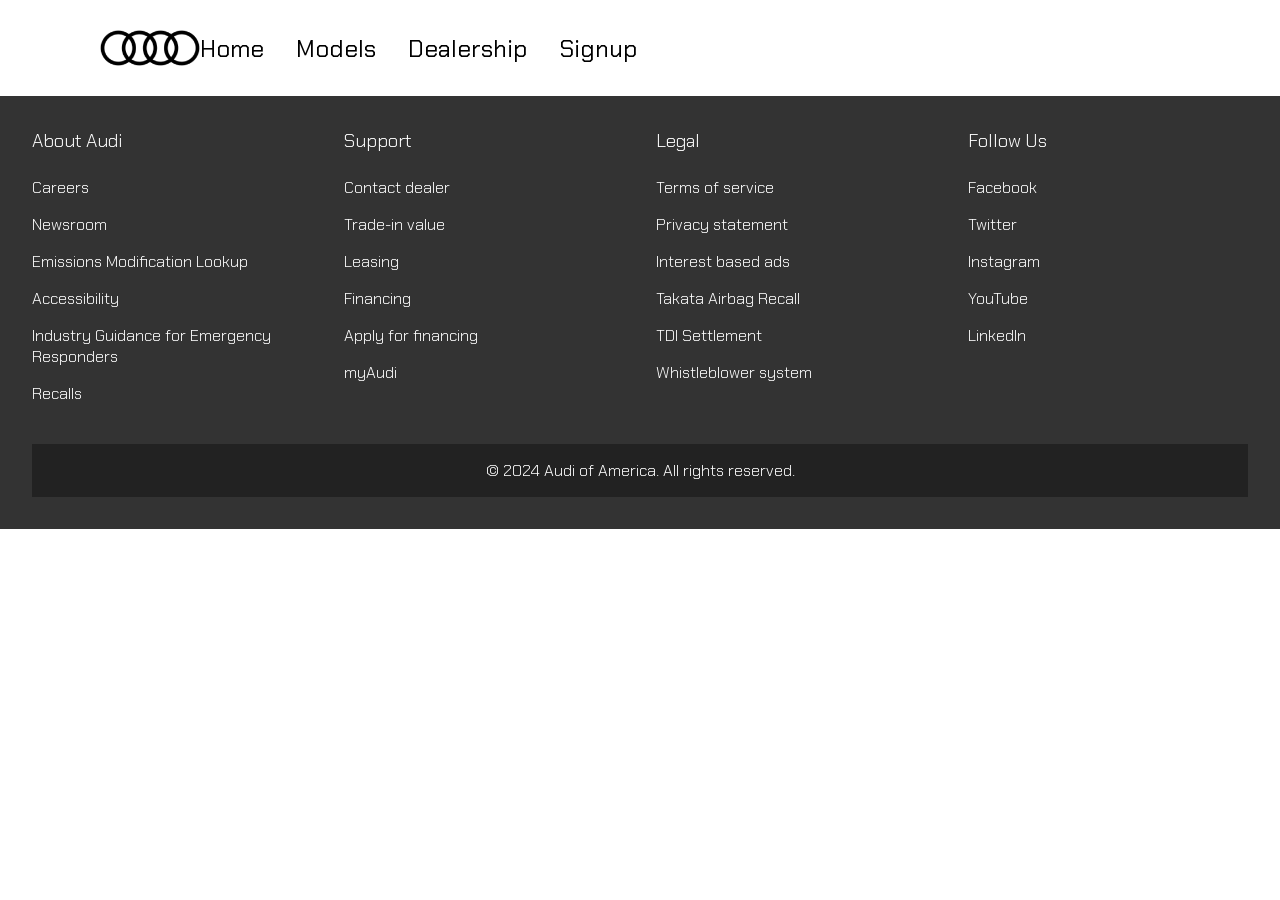
<file: pages/dealership.html>
<!DOCTYPE html>
<html lang="en">
    <head>
        <meta charset="UTF-8">
        <meta name="viewport" content="width=device-width, initial-scale=1.0">
        <link rel="preconnect" href="https://fonts.googleapis.com">
        <link rel="preconnect" href="https://fonts.gstatic.com" crossorigin>
        <link
            href="https://fonts.googleapis.com/css2?family=Chakra+Petch:ital,wght@0,300;0,400;0,500;0,600;0,700;1,300;1,400;1,500;1,600;1,700&display=swap"
            rel="stylesheet">
        <link rel="stylesheet" href="https://cdn.jsdelivr.net/npm/swiper@11/swiper-bundle.min.css" />
    
        <script src="https://cdn.jsdelivr.net/npm/swiper@11/swiper-bundle.min.js"></script>
        <link rel="stylesheet" href="/styles/dealership.css">
    
        <title>Audi | Unofficial site</title>
        <script defer src="/scripts/main.js"></script>
    </head>
    
    <body>
        <nav>
            <a href="/pages/index.html" class="logo">
                <img src="/img/Audi-Logo.png" alt="audi logo" style="width: 100px;
                height: 56px;
                margin-top: 20px;
                margin-left: 100px;">
            </a>
            <ul class="nav-navigation">
                <li><a href="./index.html">Home</a></li>
                <li><a href="./models.html">Models</a></li>
                <li><a href="./dealership.html">Dealership</a></li>
                <li><a href="./singup.html">Signup</a></li>
            </ul>
    
        </nav>

        <footer>
    <div class="footer-container">
        <div class="footer-column">
            <h3>About Audi</h3>
            <ul>
                <li><a href="#">Careers</a></li>
                <li><a href="#">Newsroom</a></li>
                <li><a href="#">Emissions Modification Lookup</a></li>
                <li><a href="#">Accessibility</a></li>
                <li><a href="#">Industry Guidance for Emergency Responders</a></li>
                <li><a href="#">Recalls</a></li>
            </ul>
        </div>
        <div class="footer-column">
            <h3>Support</h3>
            <ul>
                <li><a href="#">Contact dealer</a></li>
                <li><a href="#">Trade-in value</a></li>
                <li><a href="#">Leasing</a></li>
                <li><a href="#">Financing</a></li>
                <li><a href="#">Apply for financing</a></li>
                <li><a href="#">myAudi</a></li>
            </ul>
        </div>
        <div class="footer-column">
            <h3>Legal</h3>
            <ul>
                <li><a href="#">Terms of service</a></li>
                <li><a href="#">Privacy statement</a></li>
                <li><a href="#">Interest based ads</a></li>
                <li><a href="#">Takata Airbag Recall</a></li>
                <li><a href="#">TDI Settlement</a></li>
                <li><a href="#">Whistleblower system</a></li>
            </ul>
        </div>
        <div class="footer-column">
            <h3>Follow Us</h3>
            <ul>
                <li><a href="#">Facebook</a></li>
                <li><a href="#">Twitter</a></li>
                <li><a href="#">Instagram</a></li>
                <li><a href="#">YouTube</a></li>
                <li><a href="#">LinkedIn</a></li>
            </ul>
        </div>
    </div>
    <div class="copyright">
        <p>© 2024 Audi of America. All rights reserved.</p>
    </div>
</footer>
</body>


</html>
</file>
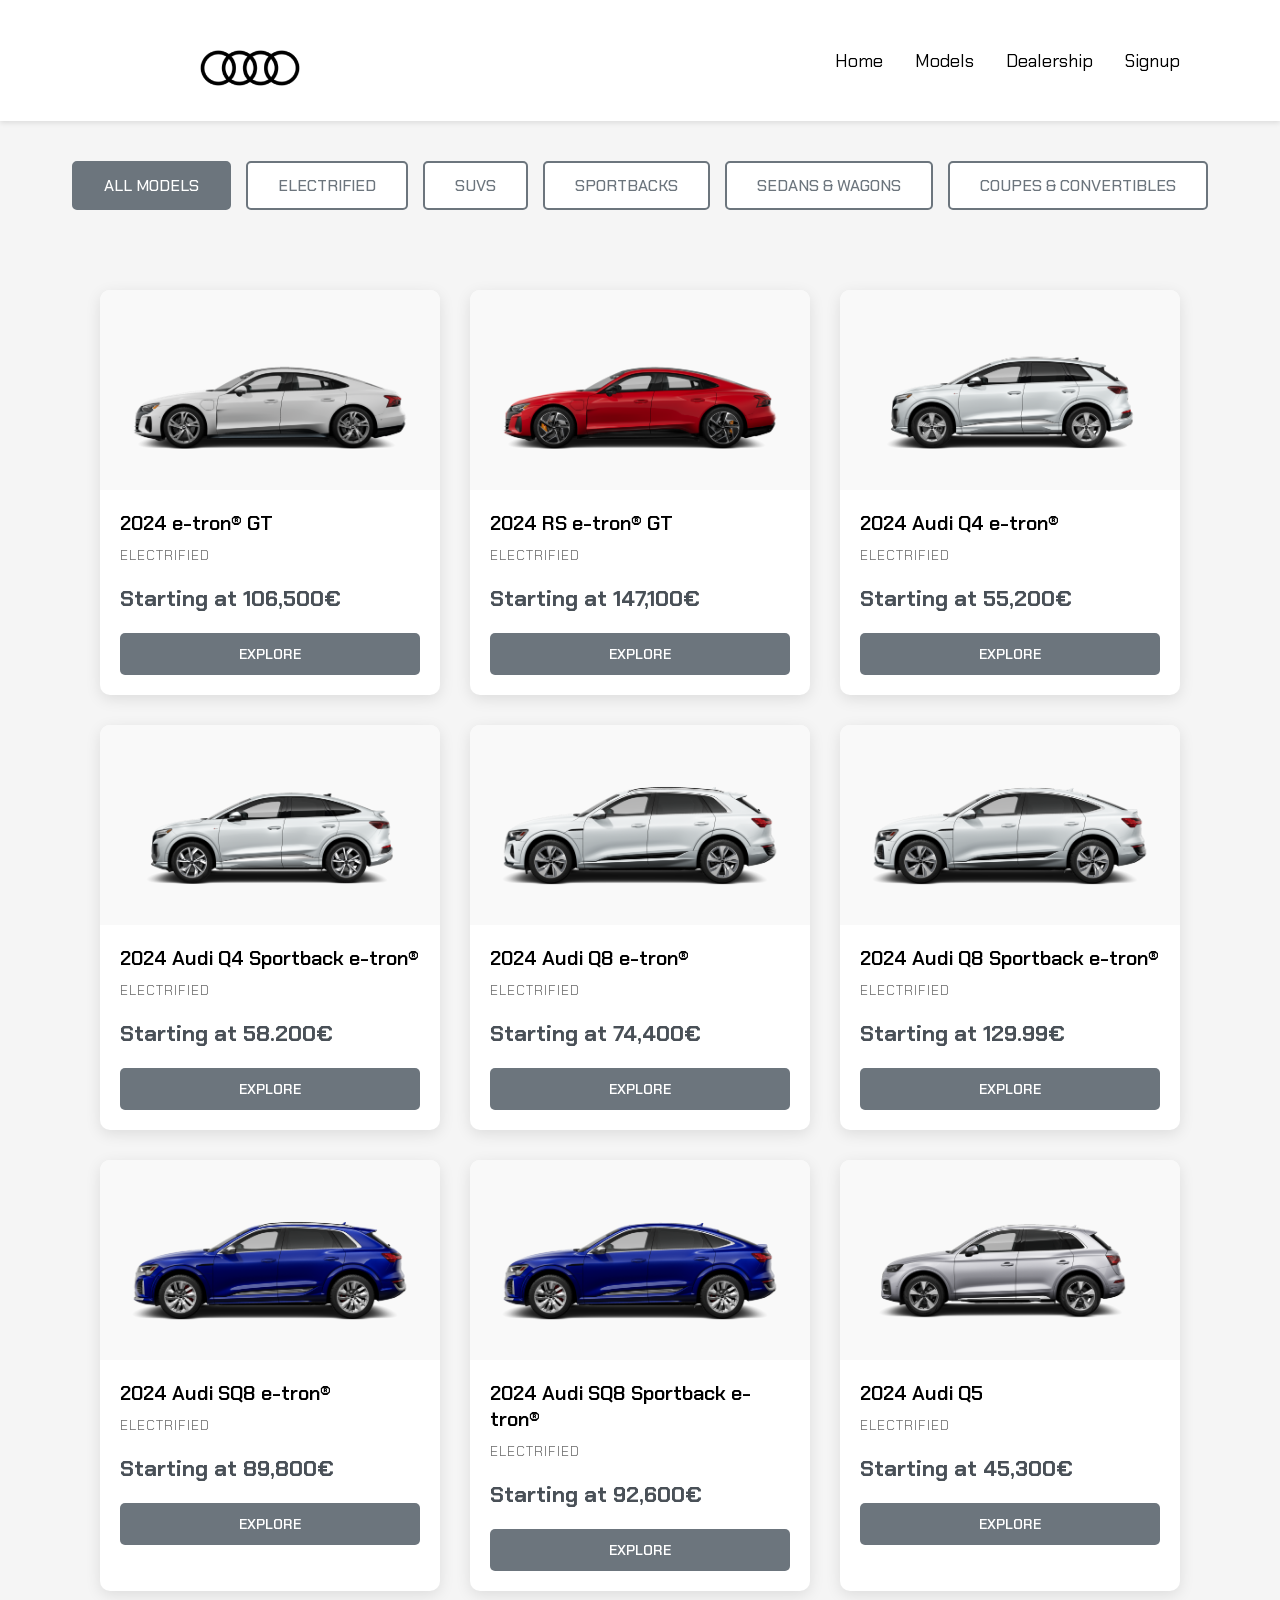
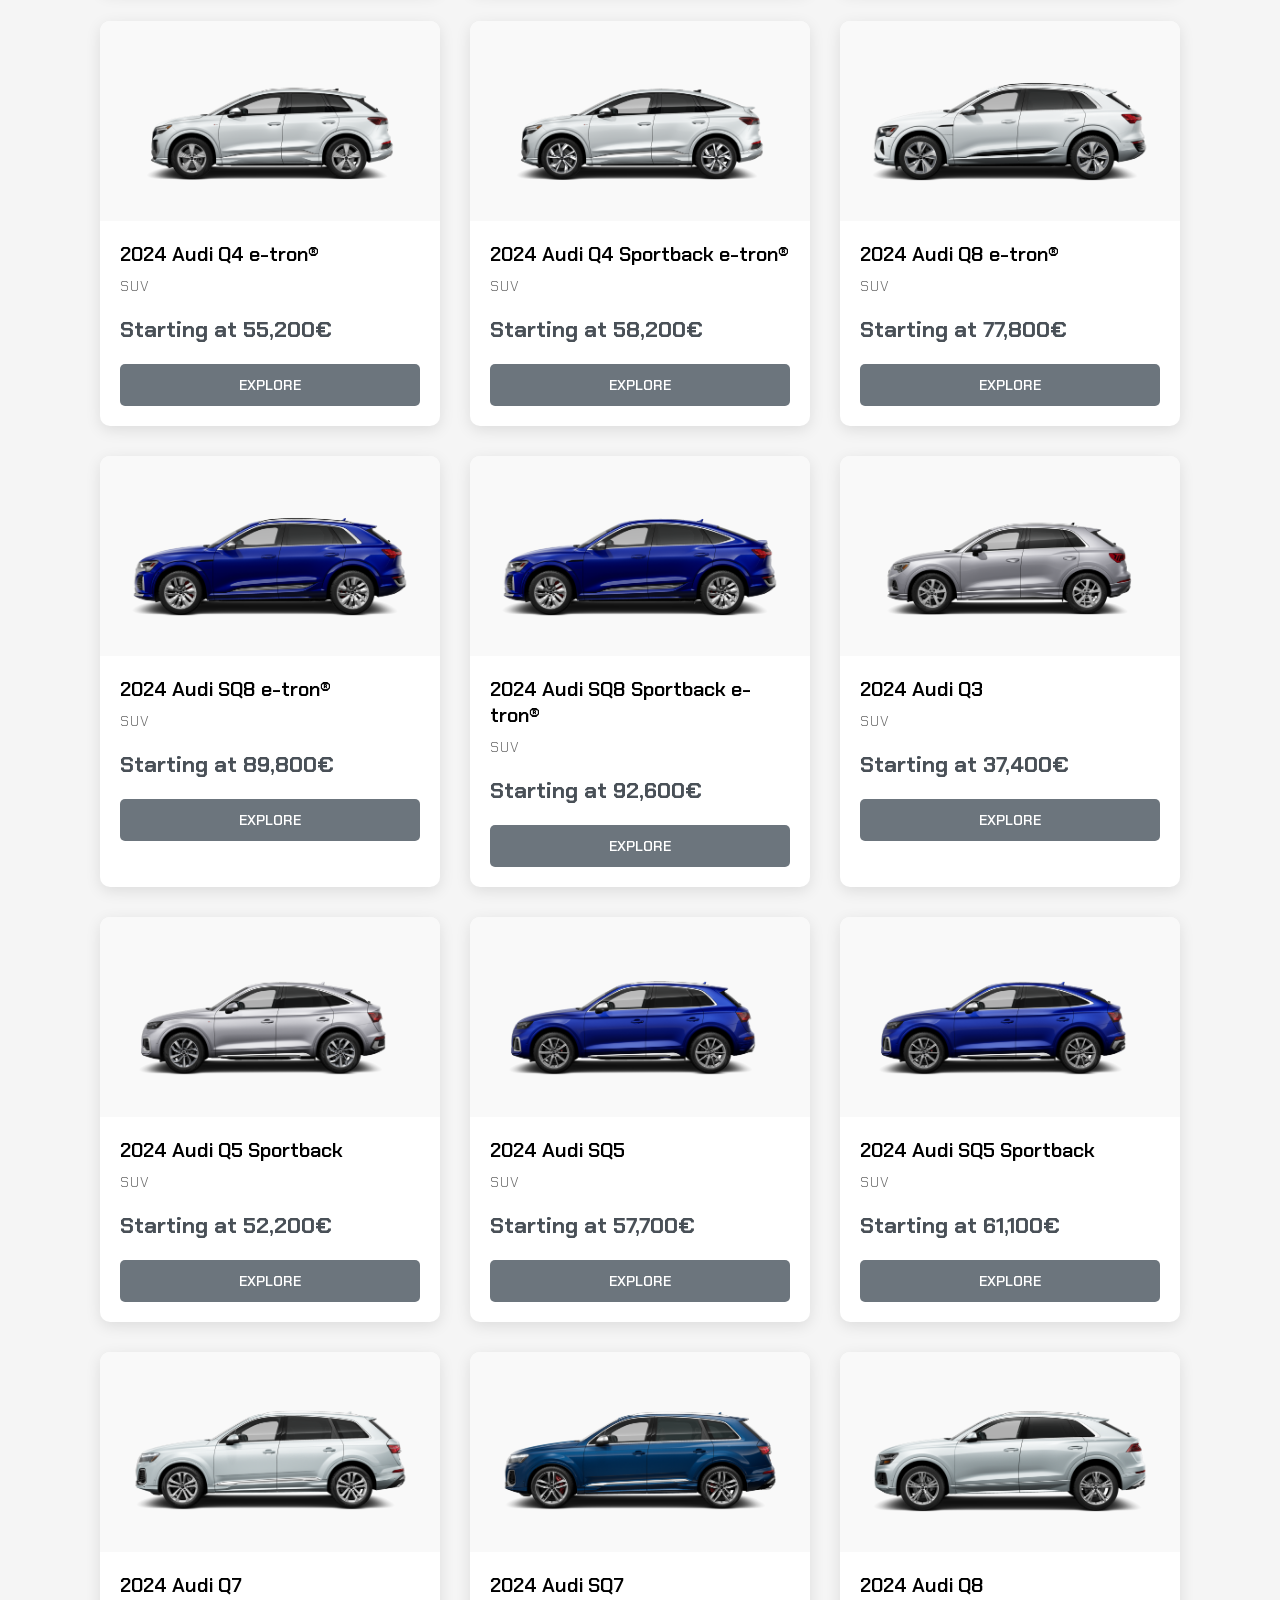
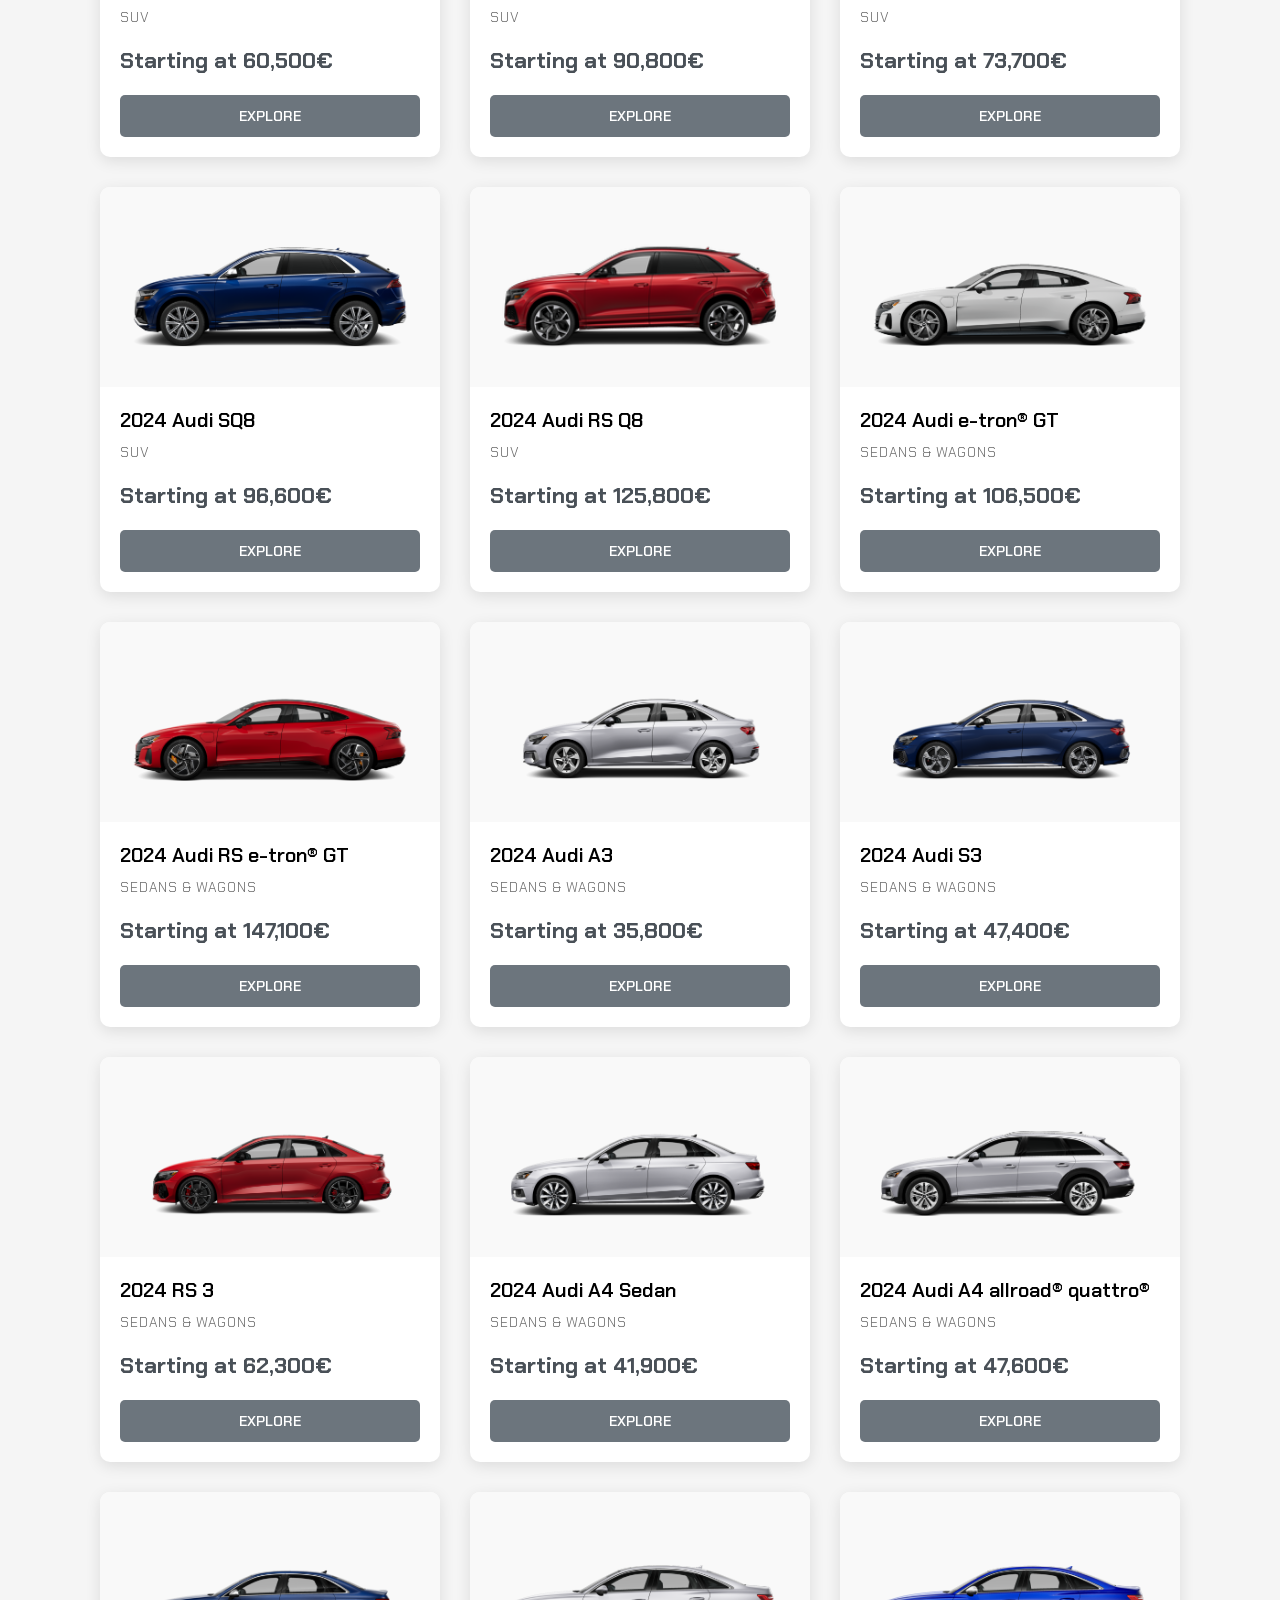
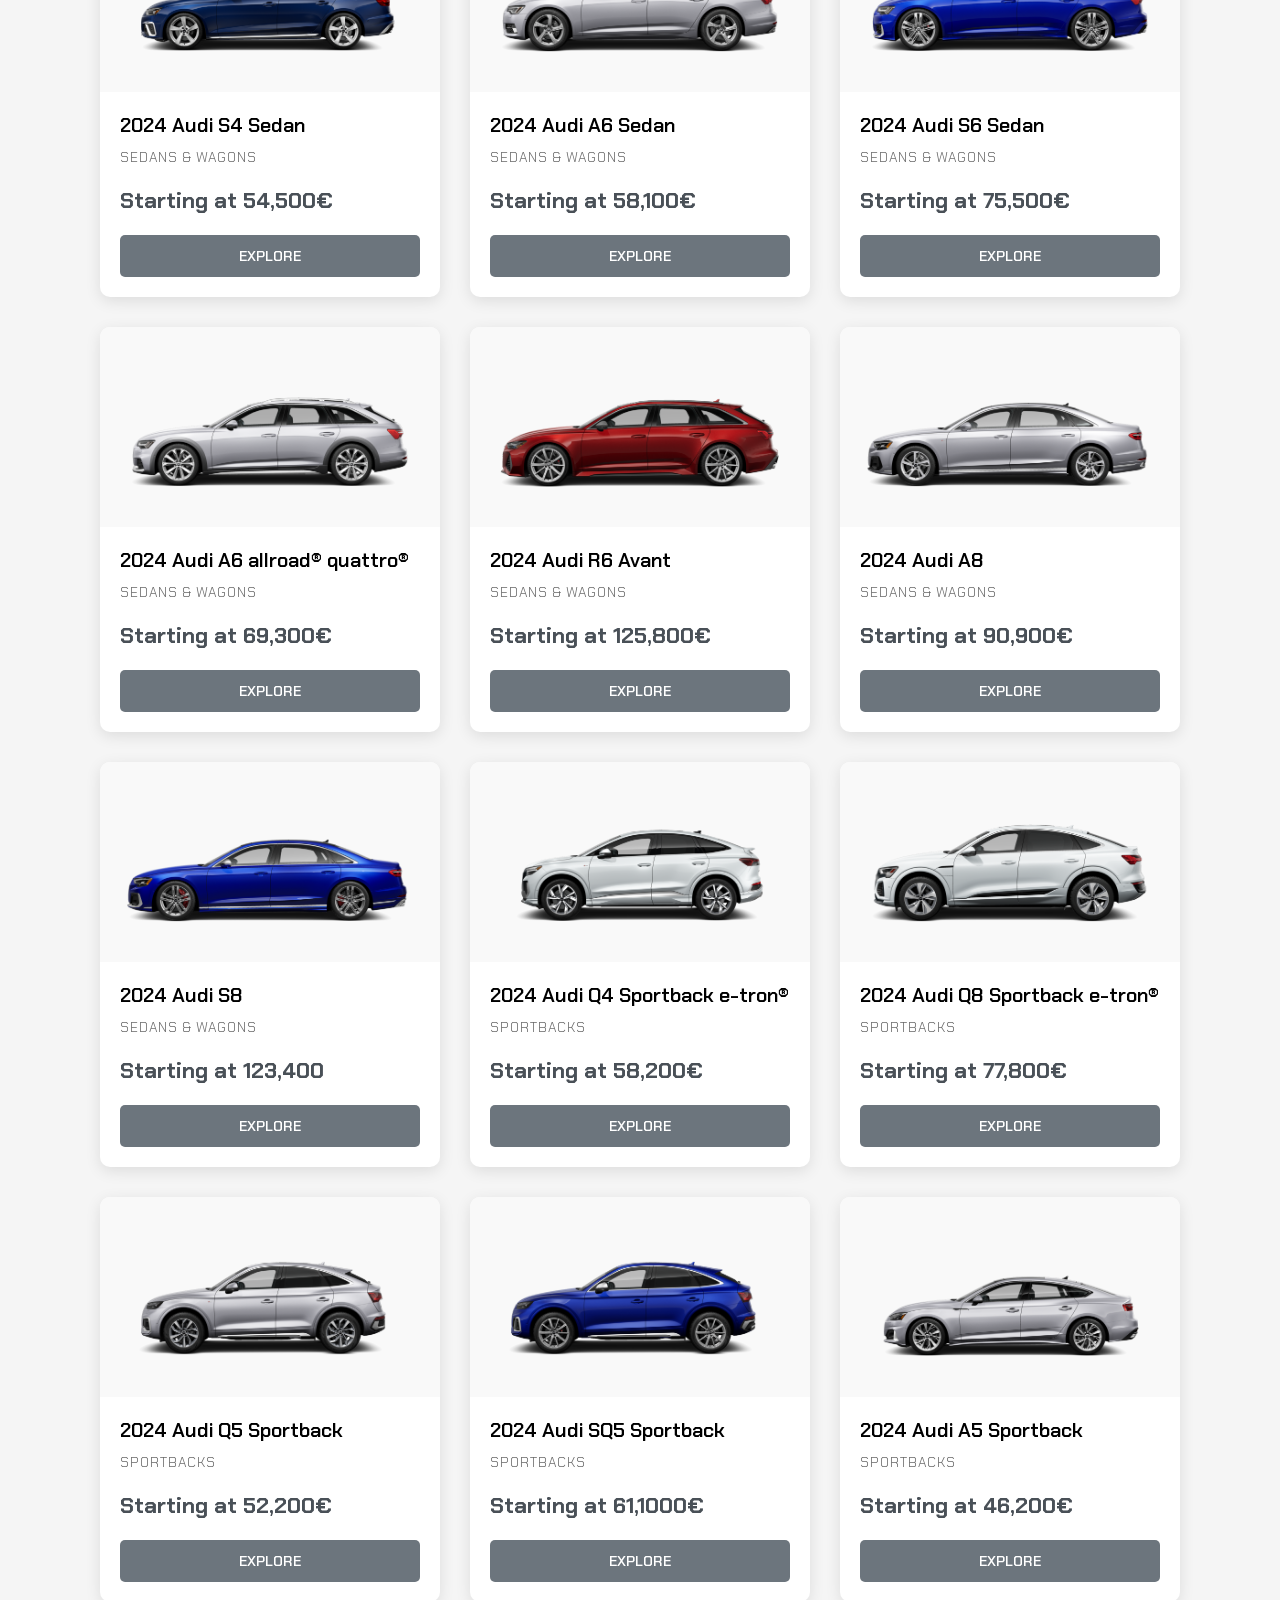
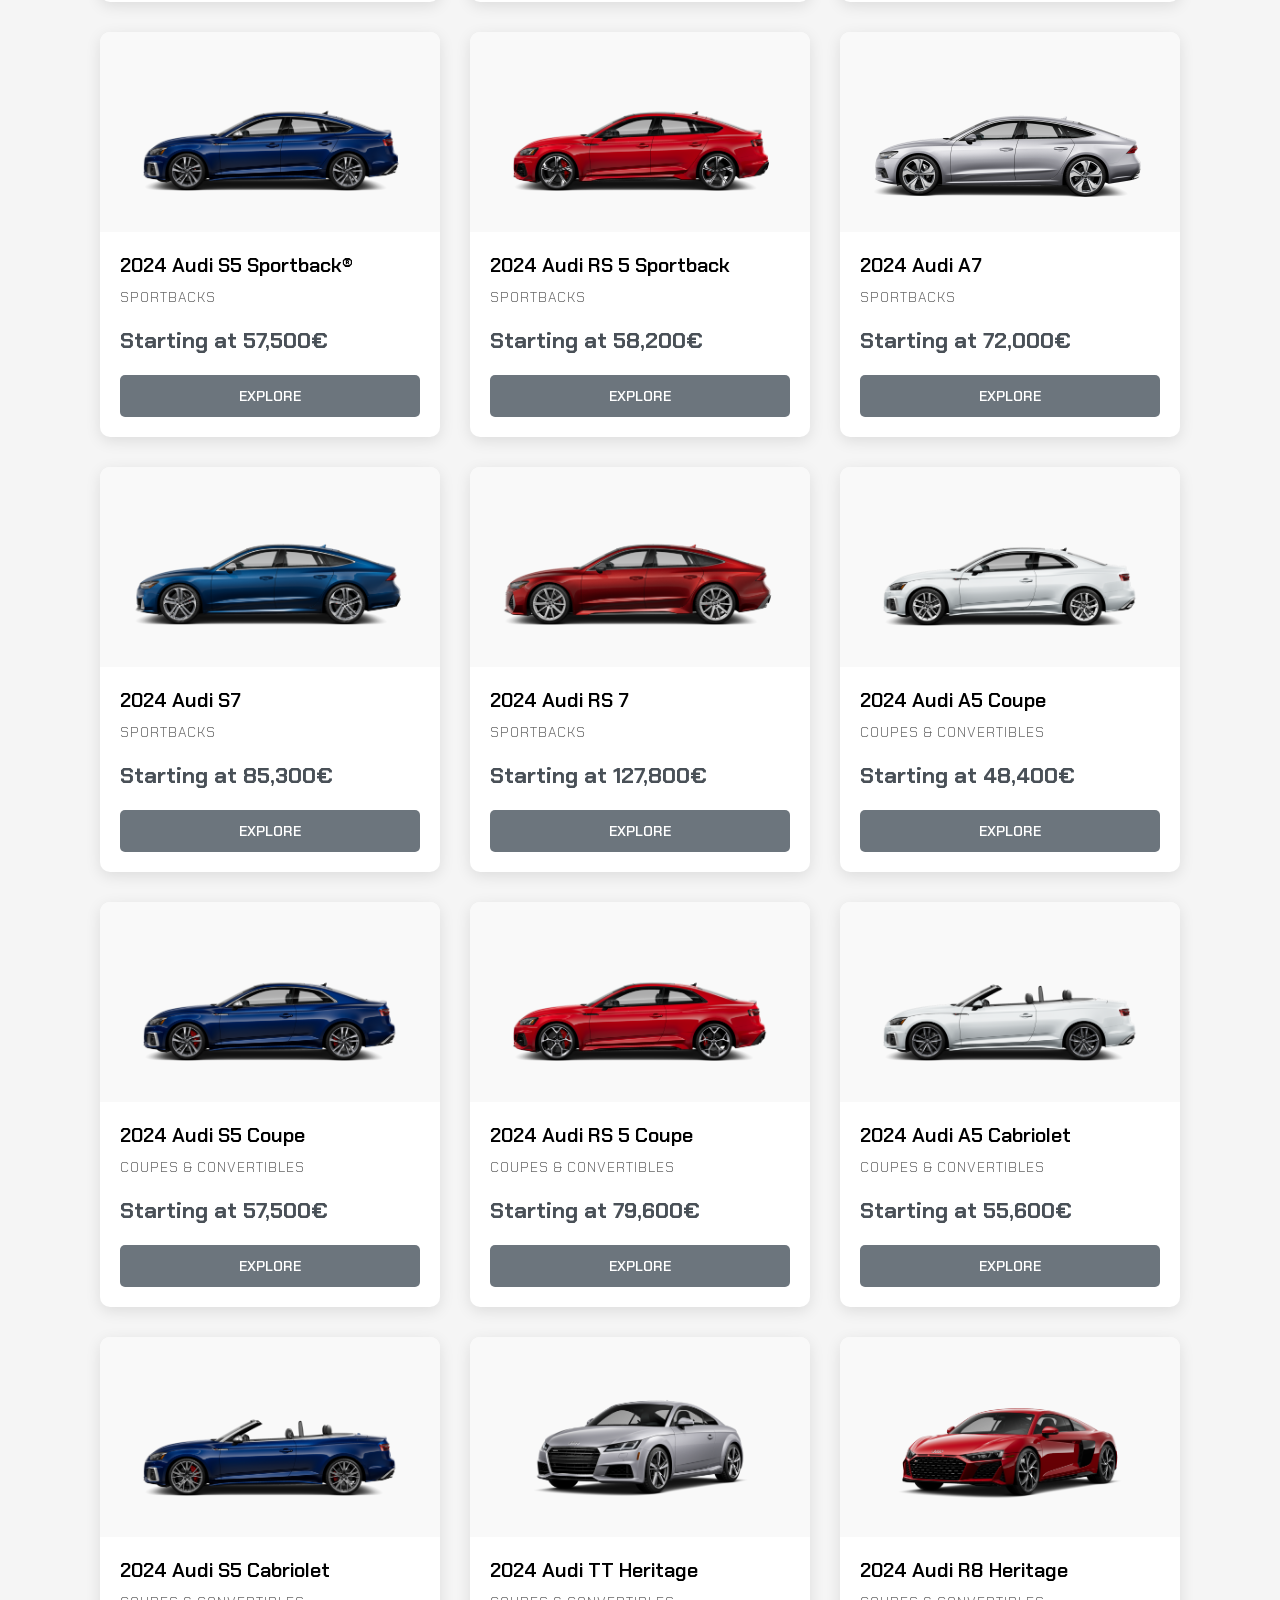
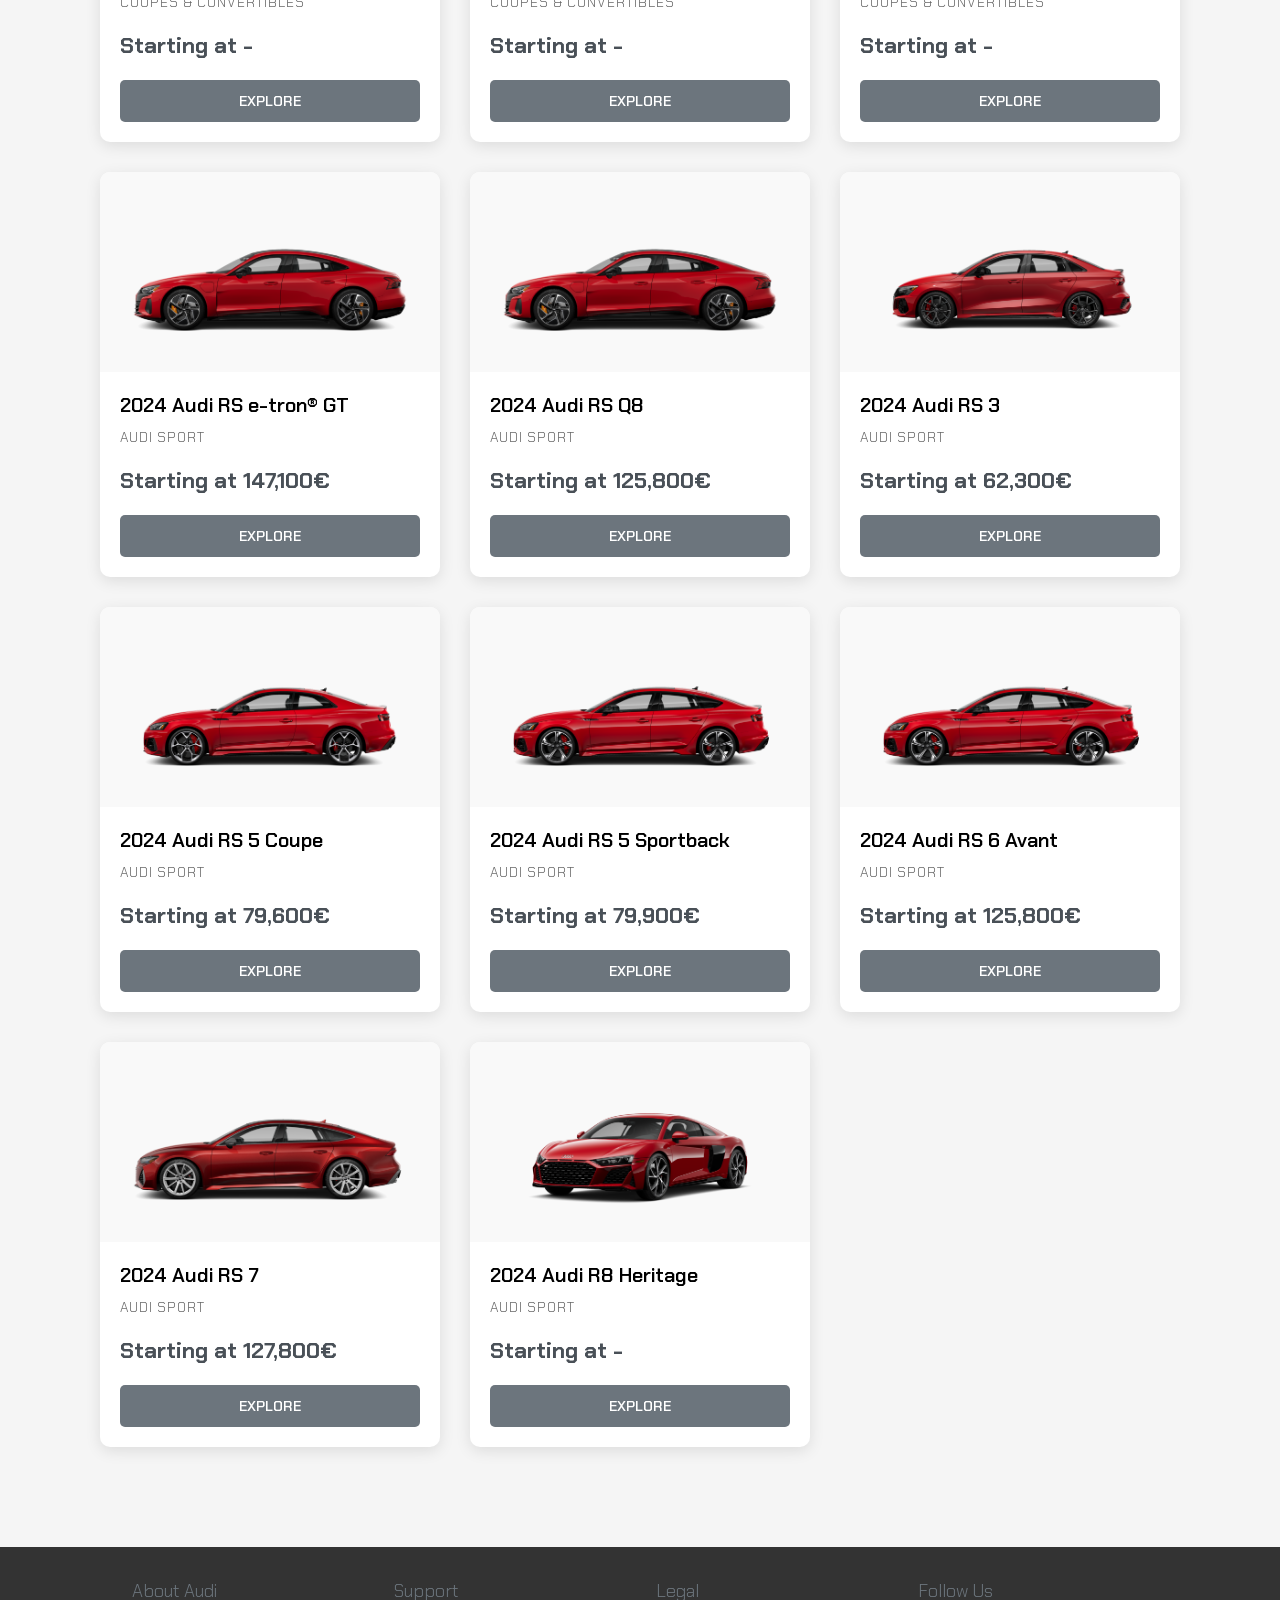
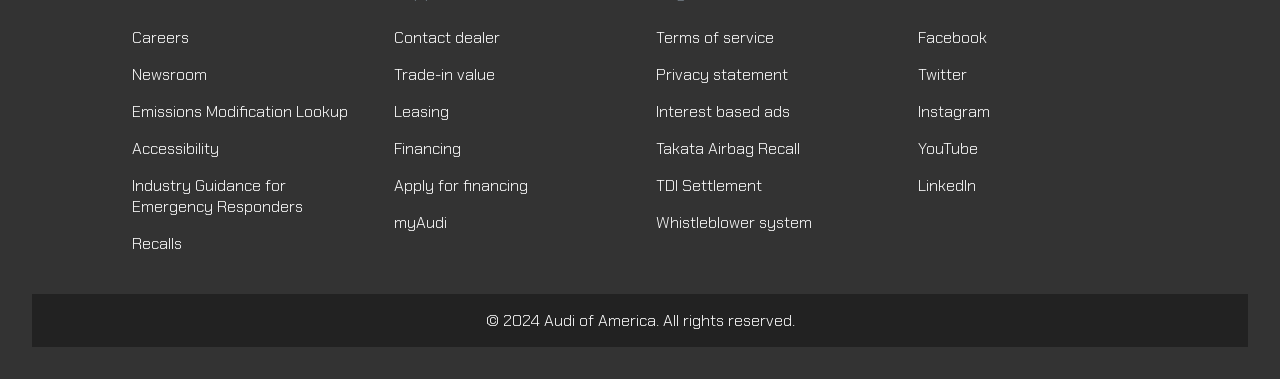
<file: pages/models.html>
<!DOCTYPE html>
<html lang="en">
<head>
    <meta charset="UTF-8">
    <meta name="viewport" content="width=device-width, initial-scale=1.0">
    <link rel="preconnect" href="https://fonts.googleapis.com">
    <link rel="preconnect" href="https://fonts.gstatic.com" crossorigin>
    <link href="https://fonts.googleapis.com/css2?family=Chakra+Petch:ital,wght@0,300;0,400;0,500;0,600;0,700;1,300;1,400;1,500;1,600;1,700&display=swap" rel="stylesheet">
    <link rel="stylesheet" href="https://cdn.jsdelivr.net/npm/swiper@11/swiper-bundle.min.css" />
    <link rel="stylesheet" href="https://cdnjs.cloudflare.com/ajax/libs/font-awesome/6.5.1/css/all.min.css"
        integrity="sha512-DTOQO9RWCH3ppGqcWaEA1BIZOC6xxalwEsw9c2QQeAIftl+Vegovlnee1c9QX4TctnWMn13TZye+giMm8e2LwA=="
        crossorigin="anonymous" referrerpolicy="no-referrer" />
    <link rel="preconnect" href="https://fonts.googleapis.com">
    <link rel="stylesheet" href="https://pro.fontawesome.com/releases/v5.10.0/css/all.css">
    <link rel="preconnect" href="https://fonts.gstatic.com" crossorigin>

    <script src="https://cdn.jsdelivr.net/npm/swiper@11/swiper-bundle.min.js"></script>
    <link rel="stylesheet" href="/styles/models.css">

    <title>Audi Models | Unofficial site</title>
</head>

<body>
    <nav>
        <a href="/pages/index.html" class="logo">
            <img src="/img/Audi-Logo.png" alt="audi logo" style="width: 100px;
            height: 56px;
            margin-top: 20px;
            margin-left: 100px;">
        </a>
        <ul class="nav-navigation">
            <li><a href="./index.html">Home</a></li>
            <li><a href="./models.html">Models</a></li>
            <li><a href="./dealership.html">Dealership</a></li>
            <li><a href="./singup.html">Signup</a></li>
        </ul>
    </nav>

    <div class="button-container">
        <button class="button active" data-filter="all">
            <span>All Models</span>
        </button>
        <button class="button" data-filter="Electrified">
            <span>Electrified</span>
        </button>
        <button class="button" data-filter="SUVs">
            <span>SUVs</span>
        </button>
        <button class="button" data-filter="Sportbacks">
            <span>Sportbacks</span>
        </button>
        <button class="button" data-filter="Sedans & Wagons">
            <span>Sedans & Wagons</span>
        </button>
        <button class="button" data-filter="Coupes & Convertibles">
            <span>Coupes & Convertibles</span>
        </button>
    </div>

    <div class="container" id="carsContainer">
        <!-- Cars will be loaded here by models.js -->
    </div>

    <script src="/scripts/models.js"></script>

    <footer>
        <div class="footer-container">
            <div class="footer-column">
                <h3>About Audi</h3>
                <ul>
                    <li><a href="#">Careers</a></li>
                    <li><a href="#">Newsroom</a></li>
                    <li><a href="#">Emissions Modification Lookup</a></li>
                    <li><a href="#">Accessibility</a></li>
                    <li><a href="#">Industry Guidance for Emergency Responders</a></li>
                    <li><a href="#">Recalls</a></li>
                </ul>
            </div>
            <div class="footer-column">
                <h3>Support</h3>
                <ul>
                    <li><a href="#">Contact dealer</a></li>
                    <li><a href="#">Trade-in value</a></li>
                    <li><a href="#">Leasing</a></li>
                    <li><a href="#">Financing</a></li>
                    <li><a href="#">Apply for financing</a></li>
                    <li><a href="#">myAudi</a></li>
                </ul>
            </div>
            <div class="footer-column">
                <h3>Legal</h3>
                <ul>
                    <li><a href="#">Terms of service</a></li>
                    <li><a href="#">Privacy statement</a></li>
                    <li><a href="#">Interest based ads</a></li>
                    <li><a href="#">Takata Airbag Recall</a></li>
                    <li><a href="#">TDI Settlement</a></li>
                    <li><a href="#">Whistleblower system</a></li>
                </ul>
            </div>
            <div class="footer-column">
                <h3>Follow Us</h3>
                <ul>
                    <li><a href="#">Facebook</a></li>
                    <li><a href="#">Twitter</a></li>
                    <li><a href="#">Instagram</a></li>
                    <li><a href="#">YouTube</a></li>
                    <li><a href="#">LinkedIn</a></li>
                </ul>
            </div>
        </div>
        <div class="copyright">
            <p>© 2024 Audi of America. All rights reserved.</p>
        </div>
    </footer>
</body>
</html>
</file>
<file: styles/dealership.css>
*, body {
    margin: 0;
    padding: 0;
    box-sizing: border-box;
	font-family: "Chakra Petch", sans-serif;
	font-weight: 300;
	font-style: normal;
	  
}

.container {
    width: 1400px;
    margin: auto;
}


nav {
    display: flex;
    align-items: center;
    justify-content: space-between;
	  margin-right: 940px;
}

.logo {
	margin-right: auto;
  margin-bottom: 15px;
}

.nav-navigation {
    display: flex;
    align-items: center;
    gap: 32px;
    list-style: none;
}

.nav-navigation li a {
    font-size: 24px;
    font-weight: 400;
    color: #000;
    text-decoration: none;
	justify-content: center;
	align-items: center;
}

.nav-menu {
    display: flex;
    align-items: center;
    justify-content: center;
}







footer {
    background-color: #333;
    color: #fff;
    padding: 2rem;
  }
  
  .footer-container {
    display: flex;
    justify-content: space-between;
    flex-wrap: wrap;
  }
  
  .footer-column {
    flex: 1;
    margin-right: 2rem;
  }
  
  .footer-column:last-child {
    margin-right: 0;
  }
  
  .footer-column h3 {
    margin-bottom: 1rem;
  }
  
  .footer-column ul {
    list-style-type: none;
    padding: 0;
  }
  
  .footer-column ul li a {
    color: #fff;
    text-decoration: none;
    display: block;
    padding: 0.5rem 0;
  }
  
  .footer-column:hover li a {
  text-decoration: underline;
  }
  
  .copyright {
    text-align: center;
    padding: 1rem 0;
    background-color: #222;
    margin-top: 2rem;
  }
</file>
<file: styles/models.css>
*, body {
    margin: 0;
    padding: 0;
    box-sizing: border-box;
    font-family: "Chakra Petch", sans-serif;
    font-weight: 300;
    font-style: normal;
}

body {
    background-color: #f5f5f5;
}

/* Navigation */
nav {
    display: flex;
    align-items: center;
    justify-content: space-between;
    padding: 20px 100px;
    background-color: #fff;
    box-shadow: 0 2px 5px rgba(0, 0, 0, 0.1);
}

.logo {
    margin-right: auto;
}

.nav-navigation {
    display: flex;
    align-items: center;
    gap: 32px;
    list-style: none;
}

.nav-navigation li a {
    font-size: 18px;
    font-weight: 400;
    color: #000;
    text-decoration: none;
    transition: color 0.3s;
}

.nav-navigation li a:hover {
    color: #555;
}

/* Filter Buttons */
.button-container {
    display: flex;
    justify-content: center;
    align-items: center;
    padding: 40px 20px;
    gap: 15px;
    flex-wrap: wrap;
}

.button {
    background-color: #fff;
    border: 2px solid #6c757d;
    cursor: pointer;
    padding: 12px 30px;
    font-size: 16px;
    text-transform: uppercase;
    transition: all 0.3s ease;
    border-radius: 5px;
}

.button span {
    color: #6c757d;
    font-weight: 500;
}

.button:hover,
.button.active {
    background-color: #6c757d;
    border-color: #6c757d;
}

.button:hover span,
.button.active span {
    color: #fff;
}

/* Container for cars */
.container {
    display: grid;
    grid-template-columns: repeat(auto-fill, minmax(320px, 1fr));
    gap: 30px;
    padding: 40px 100px;
    max-width: 1800px;
    margin: 0 auto;
    width: auto;
}

/* Product Cards */
.product-card {
    background-color: #fff;
    border-radius: 10px;
    box-shadow: 0 4px 15px rgba(0, 0, 0, 0.1);
    overflow: hidden;
    transition: all 0.3s ease;
    display: flex;
    flex-direction: column;
}

.product-card:hover {
    transform: translateY(-10px);
    box-shadow: 0 8px 25px rgba(108, 117, 125, 0.3);
}

.product-card img {
    width: 100%;
    height: 200px;
    object-fit: contain;
    background-color: #f9f9f9;
    transition: transform 0.3s ease;
    padding: 10px;
}

.product-card:hover img {
    transform: scale(1.05);
}

.car-info {
    padding: 20px;
    display: flex;
    flex-direction: column;
    gap: 10px;
    flex-grow: 1;
}

.car-title {
    font-size: 20px;
    font-weight: 600;
    color: #000;
    margin: 0;
}

.car-model {
    font-size: 14px;
    color: #666;
    text-transform: uppercase;
    letter-spacing: 1px;
    margin: 0;
}

.car-price {
    font-size: 22px;
    font-weight: bold;
    color: #495057;
    margin: 10px 0;
}

.price-block {
    margin-top: auto;
}

.add-to__cart {
    background-color: #6c757d;
    border: none;
    border-radius: 5px;
    color: #fff;
    padding: 12px 24px;
    font-size: 14px;
    text-transform: uppercase;
    cursor: pointer;
    transition: all 0.3s ease;
    font-weight: 600;
    width: 100%;
}

.add-to__cart:hover {
    background-color: #495057;
    transform: translateY(-2px);
    box-shadow: 0 5px 15px rgba(108, 117, 125, 0.3);
}

/* Footer */
footer {
    background-color: #333;
    color: #fff;
    padding: 2rem;
    margin-top: 60px;
}

.footer-container {
    display: flex;
    justify-content: space-between;
    flex-wrap: wrap;
    max-width: 1800px;
    margin: 0 auto;
    padding: 0 100px;
}

.footer-column {
    flex: 1;
    margin-right: 2rem;
    min-width: 200px;
}

.footer-column:last-child {
    margin-right: 0;
}

.footer-column h3 {
    margin-bottom: 1rem;
    color: #6c757d;
    font-size: 18px;
}

.footer-column ul {
    list-style-type: none;
    padding: 0;
}

.footer-column ul li a {
    color: #fff;
    text-decoration: none;
    display: block;
    padding: 0.5rem 0;
    transition: color 0.3s;
}

.footer-column ul li a:hover {
    color: #2980b9;
    text-decoration: underline;
}

.copyright {
    text-align: center;
    padding: 1rem 0;
    background-color: #222;
    margin-top: 2rem;
}

/* Responsive Design */
@media (max-width: 1200px) {
    .container {
        grid-template-columns: repeat(auto-fill, minmax(280px, 1fr));
        padding: 40px 60px;
    }
    
    nav {
        padding: 20px 60px;
    }
    
    .footer-container {
        padding: 0 60px;
    }
}

@media (max-width: 768px) {
    nav {
        padding: 20px;
        flex-direction: column;
        gap: 20px;
    }
    
    nav .logo img {
        margin-left: 0 !important;
        margin-top: 0 !important;
    }
    
    .nav-navigation {
        gap: 20px;
        flex-wrap: wrap;
        justify-content: center;
    }
    
    .nav-navigation li a {
        font-size: 16px;
    }

    .container {
        padding: 20px;
        grid-template-columns: 1fr;
    }

    .footer-container {
        padding: 0 20px;
        flex-direction: column;
    }
    
    .footer-column {
        margin-right: 0;
        margin-bottom: 2rem;
    }

    .button-container {
        padding: 20px;
        gap: 10px;
    }
    
    .button {
        padding: 10px 20px;
        font-size: 14px;
    }
}
</file>
